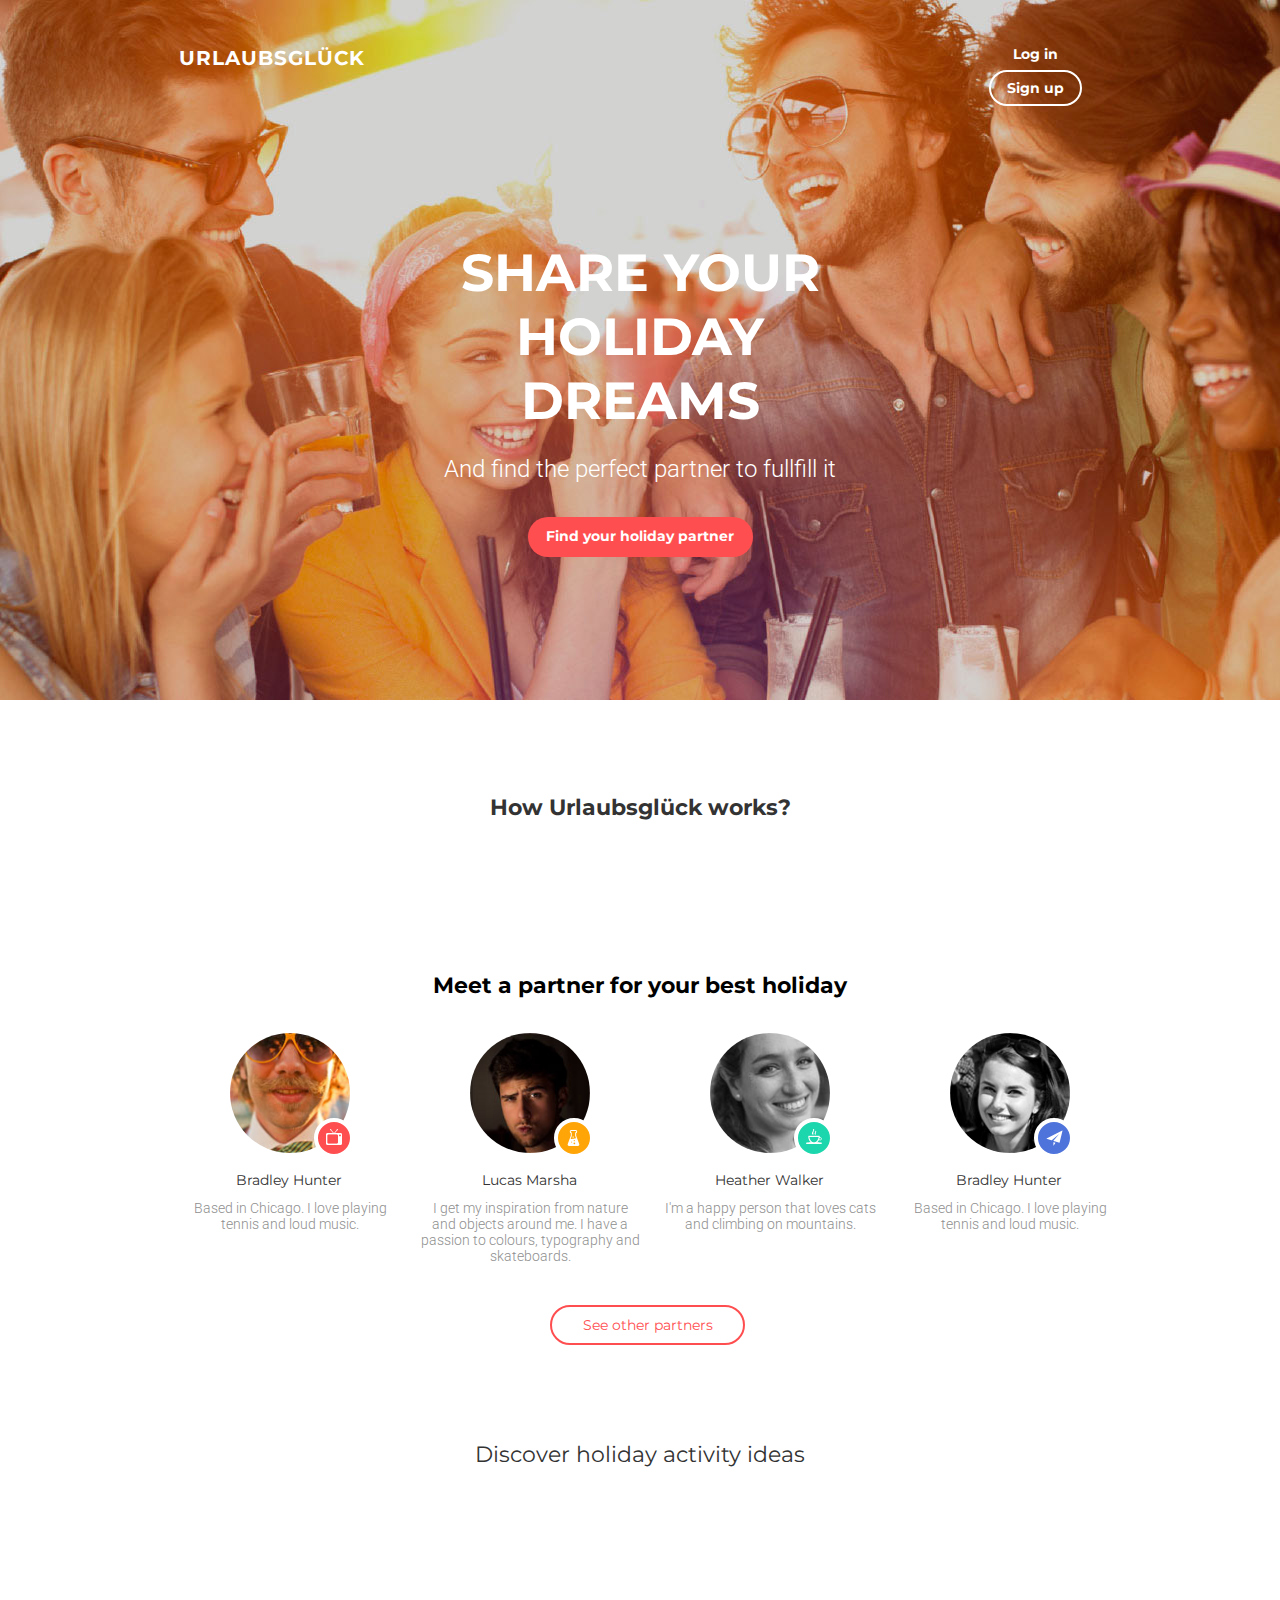
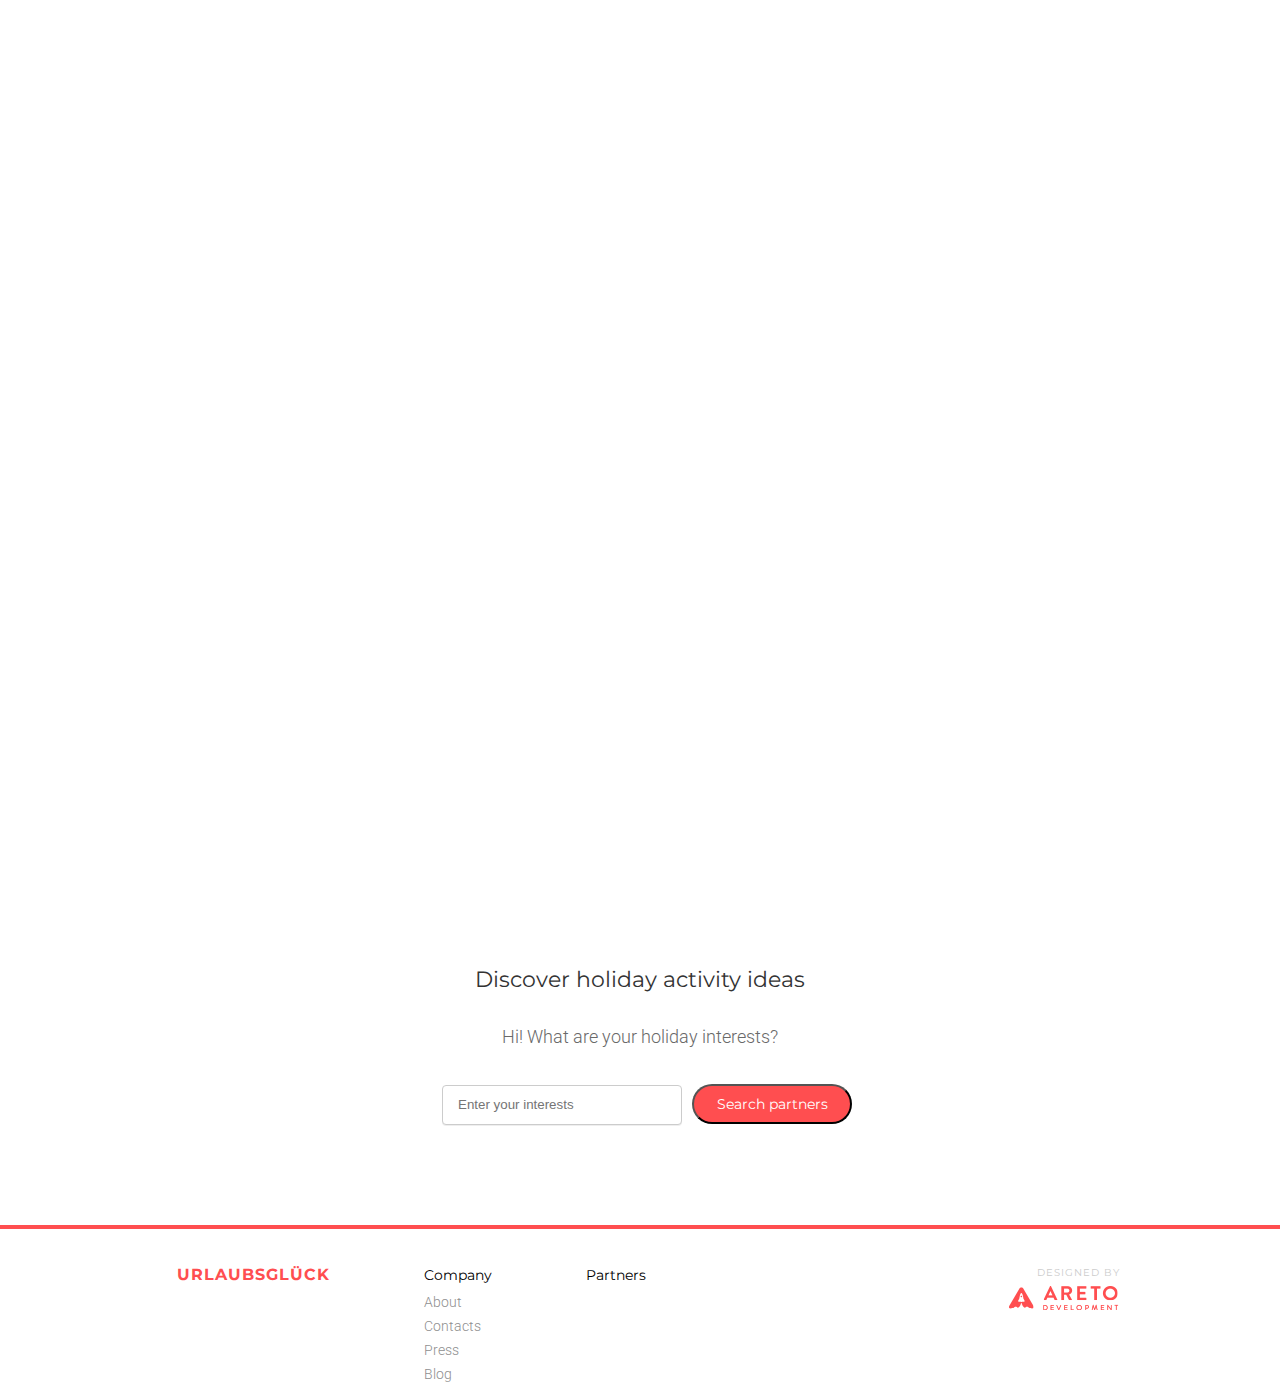
<file: final_exam/index.html>
<!DOCTYPE html>
<html>

<head>
    <meta charset="utf-8">
    <meta name="viewport" content="width=device-width, initial-scale=1.0">
    <meta http-equiv="X-UA-Compatible" content="IE=edge">
    <link rel="stylesheet" href="css/main.css" media="screen" title="no title" charset="utf-8">
    <link rel="stylesheet" href="css/flexslider.css" media="screen" title="no title" charset="utf-8">
    <!--[if lt IE 9]>
    <link rel="stylesheet" href="css/mainIE8.css">
    <script src="https://cdn.jsdelivr.net/g/html5shiv@3.7.3"></script>
    <script src="js/lib/respond.min.js"></script>
    <![endif]-->
    <script type="text/javascript" src="https://ajax.googleapis.com/ajax/libs/jquery/1.12.2/jquery.min.js"></script>
    <script src="js/lib/jQuery.XDomainRequest.js" charset="utf-8"></script>
    <script src="js/lib/imagesloaded.pkgd.min.js"></script>
    <script src="js/lib/masonry.pkgd.min.js"></script>
    <script type="text/javascript" src="js/lib/jquery.flexslider-min.js" charset="utf-8"></script>
    <script type="text/javascript" src="js/script.js" charset="utf-8"></script>
    <title>Final Exam</title>

</head>

<body>
    <div class="wrapper">
      <div class="browser">

      </div>
        <header class="header">
            <div class="container">
                <div class="header__menu">
                    <a href="#" class="header__item header__item-logo">URLAUBSGLÜCK</a>
                    <a href="#" class="header__item header__item-log">Log in</a>
                    <a href="#" class="header__item header__item-sign">Sign up</a>
                </div>
                <div class="header__content">
                    <h1>Share your holiday dreams</h1>
                    <h2>And find the perfect partner to fullfill it</h2>
                    <a href="#" class="header__item header__item-btn">Find your holiday partner</a>
                </div>
            </div>
        </header>
        <div class="container">
            <section class="steps">
                <h3>How Urlaubsglück works?</h3>
                <div class="flexslider">
                    <ul class="slides">
                        <li>
                            <div class="slides__item slides__item-1"></div>
                            <div class="slides__caption">
                                <div class="slides__red">Step 1</div>
                                <span class="slide__title">Sed leo enim, condimentum</span>
                                <span class="slide__desription">
                                Quisque libero libero, dictum non turpis in, luctus semper lorem. Donec rhoncus a leo sit amet facilisis.
                              </span>
                            </div>
                        </li>
                        <li>
                            <div class="slides__item slides__item-2"></div>
                            <div class="slides__caption">
                                <div class="slides__red">Step 2</div>
                                <span class="slide__title">Morbi velit risus</span>
                                <span class="slide__desription">
                                Nulla venenatis tempor dui in molestie. Nulla quis dictum purus, sit amet porttitor est.
                              </span>
                            </div>
                        </li>
                        <li>
                            <div class="slides__item slides__item-3"></div>
                            <div class="slides__caption">
                                <div class="slides__red">Step 3</div>
                                <span class="slide__title">Sed leo enim, condimentum</span>
                                <span class="slide__desription">
                                Quisque libero libero, dictum non turpis in, luctus semper lorem. Donec rhoncus a leo sit amet facilisis.
                              </span>
                            </div>
                        </li>
                    </ul>
                </div>
                <div class="flexslider">
                    <ul class="slides">
                        <li>
                            <div class="slides__item slides__item-2"></div>
                            <div class="slides__caption">
                                <div class="slides__red">Step 2</div>
                                <span class="slide__title">Morbi velit risus</span>
                                <span class="slide__desription">
                                Nulla venenatis tempor dui in molestie. Nulla quis dictum purus, sit amet porttitor est.
                              </span>
                            </div>
                        </li>
                        <li>
                            <div class="slides__item slides__item-3"></div>
                            <div class="slides__caption">
                                <div class="slides__red">Step 3</div>
                                <span class="slide__title">Sed leo enim, condimentum</span>
                                <span class="slide__desription">
                                Quisque libero libero, dictum non turpis in, luctus semper lorem. Donec rhoncus a leo sit amet facilisis.
                              </span>
                            </div>
                        </li>
                        <li>
                            <div class="slides__item slides__item-1"></div>
                            <div class="slides__caption">
                                <div class="slides__red">Step 1</div>
                                <span class="slide__title">Sed leo enim, condimentum</span>
                                <span class="slide__desription">
                                Quisque libero libero, dictum non turpis in, luctus semper lorem. Donec rhoncus a leo sit amet facilisis.
                              </span>
                            </div>
                        </li>
                    </ul>
                </div>
                <div class="flexslider">
                    <ul class="slides">
                        <li>
                            <div class="slides__item slides__item-3"></div>
                            <div class="slides__caption">
                                <div class="slides__red">Step 3</div>
                                <span class="slide__title">Sed leo enim, condimentum</span>
                                <span class="slide__desription">
                                Quisque libero libero, dictum non turpis in, luctus semper lorem. Donec rhoncus a leo sit amet facilisis.
                              </span>
                            </div>
                        </li>
                        <li>
                            <div class="slides__item slides__item-1"></div>
                            <div class="slides__caption">
                                <div class="slides__red">Step 1</div>
                                <span class="slide__title">Sed leo enim, condimentum</span>
                                <span class="slide__desription">
                                Quisque libero libero, dictum non turpis in, luctus semper lorem. Donec rhoncus a leo sit amet facilisis.
                              </span>
                            </div>
                        </li>
                        <li>
                            <div class="slides__item slides__item-2"></div>
                            <div class="slides__caption">
                                <div class="slides__red">Step 2</div>
                                <span class="slide__title">Morbi velit risus</span>
                                <span class="slide__desription">
                                Nulla venenatis tempor dui in molestie. Nulla quis dictum purus, sit amet porttitor est.
                              </span>
                            </div>
                        </li>

                    </ul>
                </div>
            </section>
            <section class="partner">
                <h3>Meet a partner for your best holiday</h3>
                <div class="partner__wrap">
                    <div class="partner__item">
                        <img src="img/hunter.jpg" alt="" class="partner__ava">
                        <div class="partner__wrapicon partner__wrapicon-red">
                            <div class="partner__icon partner__icon-1"></div>
                        </div>
                        <span class="partner__title">
      							Bradley Hunter
      						</span>
                        <span class="partner__description">
      							Based in Chicago. I love playing tennis and loud music.
      						</span>
                    </div>
                    <div class="partner__item">
                        <img src="img/marsha.jpg" alt="" class="partner__ava">
                        <div class="partner__wrapicon partner__wrapicon-yellow">
                            <div class="partner__icon partner__icon-2"></div>
                        </div>
                        <span class="partner__title">
      							Lucas Marsha
      						</span>
                        <span class="partner__description">
      							I get my inspiration from nature and objects around me. I have a passion to colours, typography and skateboards.
      						</span>
                    </div>
                    <div class="partner__item">
                        <img src="img/walker.jpg" alt="" class="partner__ava">
                        <div class="partner__wrapicon partner__wrapicon-lightblue">
                            <div class="partner__icon partner__icon-3"></div>
                        </div>
                        <span class="partner__title">
      							Heather Walker
      						</span>
                        <span class="partner__description">
      							I'm a happy person that loves cats and climbing on mountains.
      						</span>
                    </div>
                    <div class="partner__item">
                        <img src="img/hunter2.jpg" alt="" class="partner__ava">
                        <div class="partner__wrapicon partner__wrapicon-blue">
                            <div class="partner__icon partner__icon-4"></div>
                        </div>
                        <span class="partner__title">
      							Bradley Hunter
      						</span>
                        <span class="partner__description">
      							Based in Chicago. I love playing tennis and loud music.
      						</span>
                    </div>
                </div>

                <a href="#" class="partner__btn">See other partners</a>
            </section>
            <section class="discover">
                <h3>Discover holiday activity ideas</h3>
                <div class="grid">
                    <div class="grid-item">
                        <div class="grid-describe">

                        </div>
                    </div>
                    <div class="grid-item">
                        <p class="grid-describe">

                        </p>
                    </div>
                    <div class="grid-item">
                        <p class="grid-describe">

                        </p>
                    </div>
                    <div class="grid-item">
                        <p class="grid-describe">

                        </p>
                    </div>
                    <div class="grid-item grid-item--width2">
                        <p class="grid-describe">

                        </p>
                    </div>
                    <div class="grid-item grid-item--width2">
                        <p class="grid-describe">

                        </p>
                    </div>
                    <div class="grid-item">
                        <p class="grid-describe">

                        </p>
                    </div>
                </div>
                <div class="discover__search">
                    <h3>Discover holiday activity ideas</h3>
                    <p class="search__text">Hi! What are your holiday interests?</p>
                    <form action="" method="">
                        <input type="text" class="discover__input" placeholder="Enter your interests">
                        <button class="discover__btn">Search partners</button>
                    </form>
                </div>
            </section>
        </div>
        <footer class="footer">
            <div class="container">
                <div class="footer__col footer__col-logo">
                    <a href="#" class="footer__logo">URLAUBSGLÜCK</a>
                </div>
                <div class="footer__col footer__col-company">
                    <span class="footer__item">
      						Company
      					</span>
                    <ul class="footmenu">
                        <li class="footmenu__item"><a class="footmenu__link" href="#">About</a></li>
                        <li class="footmenu__item"><a class="footmenu__link" href="#">Contacts</a></li>
                        <li class="footmenu__item"><a class="footmenu__link" href="#">Press</a></li>
                        <li class="footmenu__item"><a class="footmenu__link" href="#">Blog</a></li>
                    </ul>
                </div>
                <div class="footer__col footer__col-partner">
                    <span class="footer__item">
    						Partners
    					</span>
                </div>
                <div class="footer__col footer__col-design">
                    <span class="footer__design">Designed by</span>
                    <a href="#" class="footer__deslogo"></a>
                </div>
            </div>
        </footer>
    </div>

</body>

</html>
</file>
<file: final_exam/css/mainIE8.css>
html {
  overflow-y: scroll;

}
.flexslider{
  overflow: hidden;
}
@media (min-width: 960px) {
  .container {
    width:970px !important;

  }
  .header__item-logo {
    margin-right: 450px!important;
  }
  .slides__red {
    letter-spacing: 0!important;
  }
}
@media (max-width: 959px) {
  section{
    width: 768px;
  }
  .slides__red {
    letter-spacing: 0!important;
  }
}
</file>
<file: final_exam/css/main.css>
@import url(https://fonts.googleapis.com/css?family=Montserrat:400,700);
@import url(https://fonts.googleapis.com/css?family=Roboto:400,300,500,700);
/* http://meyerweb.com/eric/tools/css/reset/
   v2.0 | 20110126
   License: none (public domain)
*/
html, body, div, span, applet, object, iframe, h1, h2, h3, h4, h5, h6, p, blockquote, pre, a, abbr, acronym, address, big, cite, code, del, dfn, em, img, ins, kbd, q, s, samp, small, strike, strong, sub, sup, tt, var, b, u, i, center, dl, dt, dd, ol, ul, li, fieldset, form, label, legend, table, caption, tbody, tfoot, thead, tr, th, td, article, aside, canvas, details, embed, figure, figcaption, footer, header, hgroup, menu, nav, output, ruby, section, summary, time, mark, audio, video {
  margin: 0;
  padding: 0;
  border: 0;
  font-size: 100%;
  font: inherit;
  vertical-align: baseline; }

/* HTML5 display-role reset for older browsers */
article, aside, details, figcaption, figure, footer, header, hgroup, menu, nav, section {
  display: block; }

body {
  line-height: 1; }

ol, ul {
  list-style: none; }

blockquote, q {
  quotes: none; }

blockquote:before, blockquote:after {
  content: '';
  content: none; }

q:before, q:after {
  content: '';
  content: none; }

table {
  border-collapse: collapse;
  border-spacing: 0; }

.wrapper {
  min-width: 320px;
  margin: 0 auto; }
  @media (min-width: 768px) {
    .wrapper {
      min-width: 768px; } }
  @media (min-width: 960px) {
    .wrapper {
      min-width: 980px; } }

.discover {
  padding-top: 35px;
  font-family: "Montserrat", sans-serif; }
  @media (min-width: 768px) {
    .discover {
      padding-top: 51px; } }
  @media (min-width: 960px) {
    .discover {
      padding-top: 83px; } }
  .discover h3 {
    font-size: 22px;
    color: #333;
    text-align: center;
    line-height: 25px; }
  .discover .discover__search {
    padding-top: 27px; }
    @media (min-width: 768px) {
      .discover .discover__search {
        padding-top: 75px; } }
    .discover .discover__search p {
      font-family: "Roboto", sans-serif;
      margin: 15px 0 16px;
      font-weight: 300;
      font-size: 18px;
      text-align: center;
      color: #696969; }
      @media (min-width: 768px) {
        .discover .discover__search p {
          margin: 34px 0 28px; } }
      @media (min-width: 960px) {
        .discover .discover__search p {
          margin: 36px 0 28px; } }

.grid {
  margin-top: 15px; }
  .grid:after, .grid:before {
    content: "";
    display: table; }
  .grid:after {
    clear: both;
    height: 0;
    overflow: hidden; }
  @media (min-width: 768px) {
    .grid {
      margin-top: 35px; } }
  @media (min-width: 960px) {
    .grid {
      margin-left: 18px; } }

.grid-item {
  width: 300px;
  height: 120px;
  float: left;
  margin-bottom: 10px;
  -webkit-border-radius: 4px;
  -moz-border-radius: 4px;
  -ms-border-radius: 4px;
  border-radius: 4px;
  background-size: 100% 100%; }
  @media (min-width: 768px) {
    .grid-item {
      width: 235px;
      height: 310px;
      margin-bottom: 20px; } }
  @media (min-width: 960px) {
    .grid-item {
      width: 300px; } }

@media (min-width: 768px) {
  .grid-item--width2 {
    width: 492px; } }

@media (min-width: 960px) {
  .grid-item--width2 {
    width: 620px; } }

.grid-describe {
  font-size: 22px;
  color: #fff;
  text-align: center;
  position: relative;
  top: 50%;
  -webkit-transform: translateY(-50%);
  -ms-transform: translateY(-50%);
  transform: translateY(-50%); }

.discover__input {
  width: 280px;
  height: 40px;
  border-radius: 4px;
  background-color: #fff;
  box-shadow: 0 1px #eee;
  border: solid 1px #ccc;
  padding: 0 15px;
  box-sizing: border-box;
  margin-left: 8px; }
  @media (min-width: 768px) {
    .discover__input {
      margin-left: 167px;
      width: 240px; } }
  @media (min-width: 960px) {
    .discover__input {
      margin-left: 282px; } }

.discover__btn {
  width: 280px;
  height: 40px;
  margin-top: 10px;
  margin-left: 8px;
  font-family: "Montserrat", sans-serif;
  font-size: 14px;
  -webkit-border-radius: 20px;
  -moz-border-radius: 20px;
  -ms-border-radius: 20px;
  border-radius: 20px;
  background-color: #ff4e50;
  color: #fff; }
  @media (min-width: 768px) {
    .discover__btn {
      width: 160px;
      margin-left: 6px; } }

.footer {
  border-top: 4px solid #ff4e50;
  margin-top: 41px;
  padding-top: 18px;
  font-family: "Montserrat", sans-serif; }
  .footer a {
    text-decoration: none; }
  @media (min-width: 768px) {
    .footer {
      margin: 100px 0 0 0; } }

.footer__col {
  text-align: center; }
  @media (min-width: 768px) {
    .footer__col {
      float: left;
      margin: 20px 0 0 82px; } }
  @media (min-width: 960px) {
    .footer__col {
      margin-left: 94px; } }

.footer__col-logo {
  font-weight: bold;
  margin: 0 0 15px 0; }
  @media (min-width: 768px) {
    .footer__col-logo {
      letter-spacing: 1px;
      margin: 20px 0 15px 28px; } }
  @media (min-width: 960px) {
    .footer__col-logo {
      margin-left: 17px; } }

.footer__col-company {
  margin-right: 21px; }
  @media (min-width: 960px) {
    .footer__col-company {
      margin-right: 0; } }

.footer__logo {
  color: #ff4e50; }
  .footer__logo:hover, .footer__logo:focus {
    color: #262626; }

.footer__item {
  font-size: 14px; }

.footmenu {
  margin: 2px 0 14px 0; }

.footmenu__item {
  display: inline-block;
  padding: 0 5px; }
  @media (min-width: 768px) {
    .footmenu__item {
      display: block;
      text-align: left;
      margin: 8px 0 0 0;
      padding: 0; }
      .footmenu__item:first-child {
        margin: 11px 0 0 0; } }
  .footmenu__item .footmenu__link {
    color: #8f8f8f;
    font-family: "Roboto", sans-serif;
    font-weight: 300;
    font-size: 14px; }
    .footmenu__item .footmenu__link:hover, .footmenu__item .footmenu__link:focus {
      color: #262626; }

.footer__col-design {
  margin: 11px 0 0 0; }
  @media (min-width: 768px) {
    .footer__col-design {
      margin: 16px 0 0 123px; } }
  @media (min-width: 960px) {
    .footer__col-design {
      float: right; } }

.footer__design {
  text-transform: uppercase;
  font-size: 10px;
  color: #ccc;
  letter-spacing: 1px; }
  @media (min-width: 768px) {
    .footer__design {
      padding-left: 29px; } }

.footer__deslogo {
  display: block;
  height: 24px;
  width: 110px;
  background-image: url("../img/des.png");
  margin: 7px auto 15px; }

.header {
  background: #1a1915 url("../img/header-bg.jpg") no-repeat center;
  background-size: cover;
  height: 540px;
  font-family: "Montserrat", sans-serif;
  font-weight: bold;
  color: #fff; }
  @media (min-width: 768px) {
    .header {
      height: 700px; } }

.container {
  position: relative;
  width: 300px;
  margin: auto;
  padding: 0 10px; }
  @media (min-width: 768px) {
    .container {
      width: 748px; } }
  @media (min-width: 960px) {
    .container {
      width: 960px;
      padding: 0; } }

.header__menu {
  text-align: center;
  padding: 20px 0; }
  @media (min-width: 768px) {
    .header__menu {
      padding: 38px 0; }
      .header__menu:after, .header__menu:before {
        content: "";
        display: table; }
      .header__menu:after {
        clear: both;
        height: 0;
        overflow: hidden; } }

.header__content {
  text-align: center; }
  .header__content h1 {
    line-height: 34px;
    font-size: 30px;
    margin-top: 150px;
    text-transform: uppercase; }
    @media (min-width: 768px) {
      .header__content h1 {
        margin: 0;
        line-height: 64px;
        font-size: 52px;
        width: 484px;
        margin: 97px auto 0; } }
  .header__content h2 {
    line-height: 1.1;
    font-size: 18px;
    width: 75%;
    font-weight: 300;
    font-family: "Roboto", sans-serif;
    margin: 13px auto; }
    @media (min-width: 768px) {
      .header__content h2 {
        font-size: 24px;
        margin: 23px auto; } }

.header__item {
  display: inline-block;
  text-align: center;
  text-decoration: none;
  color: #fff;
  font-size: 14px;
  padding: 9px 16px; }
  .header__item:focus, .header__item:hover {
    color: #262626; }
  .header__item:last-child:focus, .header__item:last-child:hover {
    border: 2px solid #262626; }

.header__item-logo {
  position: absolute;
  letter-spacing: 1px;
  font-size: 20px;
  top: 164px;
  left: 57px; }
  @media (min-width: 768px) {
    .header__item-logo {
      float: left;
      position: static;
      margin-right: 281px;
      padding: 10px 0 10px 38px; } }
  @media (min-width: 960px) {
    .header__item-logo {
      margin-right: 586px;
      padding: 10px 0 10px 19px; } }

.header__item-sign {
  border: 2px solid #fff;
  -webkit-border-radius: 24px;
  -moz-border-radius: 24px;
  -ms-border-radius: 24px;
  border-radius: 24px; }

.header__item-btn {
  line-height: 39px;
  margin-top: 5px;
  padding: 0;
  width: 280px;
  height: 40px;
  border-radius: 20px;
  background-color: #ff4e50; }
  @media (min-width: 768px) {
    .header__item-btn {
      width: 225px;
      margin: 12px auto; } }

.partner {
  padding-top: 39px;
  text-align: center;
  font-family: "Montserrat", sans-serif; }
  @media (min-width: 768px) {
    .partner {
      padding-top: 93px; } }
  .partner h3 {
    font-weight: bold;
    font-size: 22px;
    padding: 0 0 14px;
    line-height: 27px; }
    @media (min-width: 768px) {
      .partner h3 {
        padding: 0 0 32px; } }
    @media (min-width: 960px) {
      .partner h3 {
        padding: 0 0 34px; } }

@media (min-width: 768px) {
  .partner__wrap {
    width: 540px;
    margin: 0 auto; }
    .partner__wrap:after, .partner__wrap:before {
      content: "";
      display: table; }
    .partner__wrap:after {
      clear: both;
      height: 0;
      overflow: hidden; } }

@media (min-width: 960px) {
  .partner__wrap {
    width: 960px; } }

.partner__item {
  position: relative;
  width: 220px;
  margin: 0 auto 30px; }
  @media (min-width: 768px) {
    .partner__item {
      float: left;
      margin-left: 34px;
      margin-bottom: 27px; } }
  @media (min-width: 960px) {
    .partner__item {
      margin-left: 20px; } }

.partner__ava {
  display: block;
  width: 120px;
  height: 120px;
  -webkit-border-radius: 60px;
  -moz-border-radius: 60px;
  -ms-border-radius: 60px;
  border-radius: 60px;
  margin: auto; }

.partner__title {
  display: block;
  font-size: 14px;
  color: #333;
  margin-top: 20px;
  margin-bottom: 13px;
  margin-left: -2px; }

.partner__description {
  font-family: "Roboto", sans-serif;
  font-weight: 300;
  font-size: 14px;
  color: #8f8f8f; }

.partner__wrapicon {
  width: 40px;
  height: 40px;
  border-radius: 20px;
  border: solid 4px #fff;
  position: absolute;
  top: 85px;
  right: 46px;
  box-sizing: border-box;
  padding: 7px 7px 7px 8px; }

.partner__wrapicon-red {
  background: #ff4e50; }

.partner__wrapicon-yellow {
  background: #ffa507; }

.partner__wrapicon-lightblue {
  background: #1cd7ad; }

.partner__wrapicon-blue {
  background: #4e73db; }

.partner__icon {
  width: 16px;
  height: 16px;
  background: url("../img/sprite.png") no-repeat; }

.partner__icon-2 {
  background-position: 1px -32px;
  height: 18px; }

.partner__icon-3 {
  background-position: 0 -17px; }

.partner__icon-4 {
  background-position: -1px -49px;
  width: 18px;
  height: 17px; }

.partner__btn {
  text-decoration: none;
  line-height: 36px;
  width: 280px;
  height: 40px;
  border-radius: 20px;
  background-color: #fff;
  border: 2px solid #ff4e50;
  color: #ff4e50;
  display: block;
  text-align: center;
  margin-left: 8px;
  margin-top: 31px;
  margin: 31px 0 0 8px;
  box-sizing: border-box;
  font-size: 14px; }
  .partner__btn:hover, .partner__btn:focus {
    color: #262626; }
  @media (min-width: 768px) {
    .partner__btn {
      width: 195px;
      margin: 46px auto; } }
  @media (min-width: 960px) {
    .partner__btn {
      margin: 14px 390px; } }

.steps {
  font-family: "Montserrat", sans-serif;
  font-weight: bold;
  padding-top: 37px; }
  @media (min-width: 768px) {
    .steps {
      padding-top: 100px; } }
  @media (min-width: 960px) {
    .steps {
      padding-top: 97px; } }
  .steps h3 {
    font-size: 22px;
    color: #333;
    text-align: center; }
  .steps .flexslider {
    box-sizing: border-box;
    width: 300px;
    margin-bottom: -6px;
    margin-top: 16px;
    position: relative;
    border: none; }
    @media (min-width: 768px) {
      .steps .flexslider {
        display: inline-block;
        width: 235px;
        margin-top: 33px;
        margin-right: 17px; }
        .steps .flexslider:last-child {
          margin-right: 0; } }
    @media (min-width: 960px) {
      .steps .flexslider {
        width: 300px;
        margin-right: 0;
        margin-left: 17px; } }
    .steps .flexslider div {
      -webkit-border-radius: 4px;
      -moz-border-radius: 4px;
      -ms-border-radius: 4px;
      border-radius: 4px; }
    .steps .flexslider .flex-direction-nav {
      visibility: hidden; }
      @media (min-width: 768px) {
        .steps .flexslider .flex-direction-nav {
          visibility: visible; } }
    .steps .flexslider .flex-next, .steps .flexslider .flex-prev {
      width: 30px;
      height: 60px;
      display: block;
      background-image: url("../img/sprite.png");
      background-position: 31px 68px; }
      @media (min-width: 960px) {
        .steps .flexslider .flex-next, .steps .flexslider .flex-prev {
          top: 43%;
          margin-left: 12px;
          margin-right: 12px; } }
    .steps .flexslider .flex-prev {
      background-image: url("../img/sprite.png");
      background-position: 0 68px; }

.slides__caption {
  position: absolute;
  width: 300px;
  top: 69px;
  color: #fff; }
  @media (min-width: 768px) {
    .slides__caption {
      top: 210px;
      width: 235px; } }
  @media (min-width: 960px) {
    .slides__caption {
      top: 229px;
      width: 300px; } }

.slides__red {
  margin-left: 20px;
  width: 70px;
  height: 20px;
  border-radius: 10px;
  background-color: #ff4e50;
  font-size: 10px;
  line-height: 21px;
  text-transform: uppercase;
  cursor: default;
  box-sizing: border-box;
  padding: 0 14px;
  margin-bottom: 14px;
  text-align: center;
  letter-spacing: 1px; }
  @media (min-width: 768px) {
    .slides__red {
      margin-bottom: 19px; } }

.slide__title {
  display: block;
  padding-top: 2px;
  margin-left: 20px;
  font-size: 22px;
  line-height: 27px;
  letter-spacing: 1px; }
  @media (min-width: 768px) {
    .slide__title {
      letter-spacing: 1px; } }

.slide__desription {
  display: block;
  line-height: 16px;
  font-size: 14px;
  font-family: "Roboto", sans-serif;
  font-weight: 300;
  padding: 16px 18px 0 20px;
  color: #ccc; }
  @media (min-width: 768px) {
    .slide__desription {
      line-height: 16px;
      padding: 16px; } }
  @media (min-width: 960px) {
    .slide__desription {
      padding: 13px 20px 0 20px; } }

.slides__item {
  display: block;
  background: #1a1915 url("../img/step1.jpg");
  height: 240px;
  width: 300px; }
  @media (min-width: 768px) {
    .slides__item {
      height: 400px;
      width: 235px;
      background-position: center; } }
  @media (min-width: 960px) {
    .slides__item {
      width: 300px; } }

.slides__item-1 {
  background: #1a1915 url("../img/step1.jpg"); }

.slides__item-2 {
  background: #1a1915 url("../img/step2.jpg"); }

.slides__item-3 {
  background: #1a1915 url("../img/step3.jpg"); }
</file>
